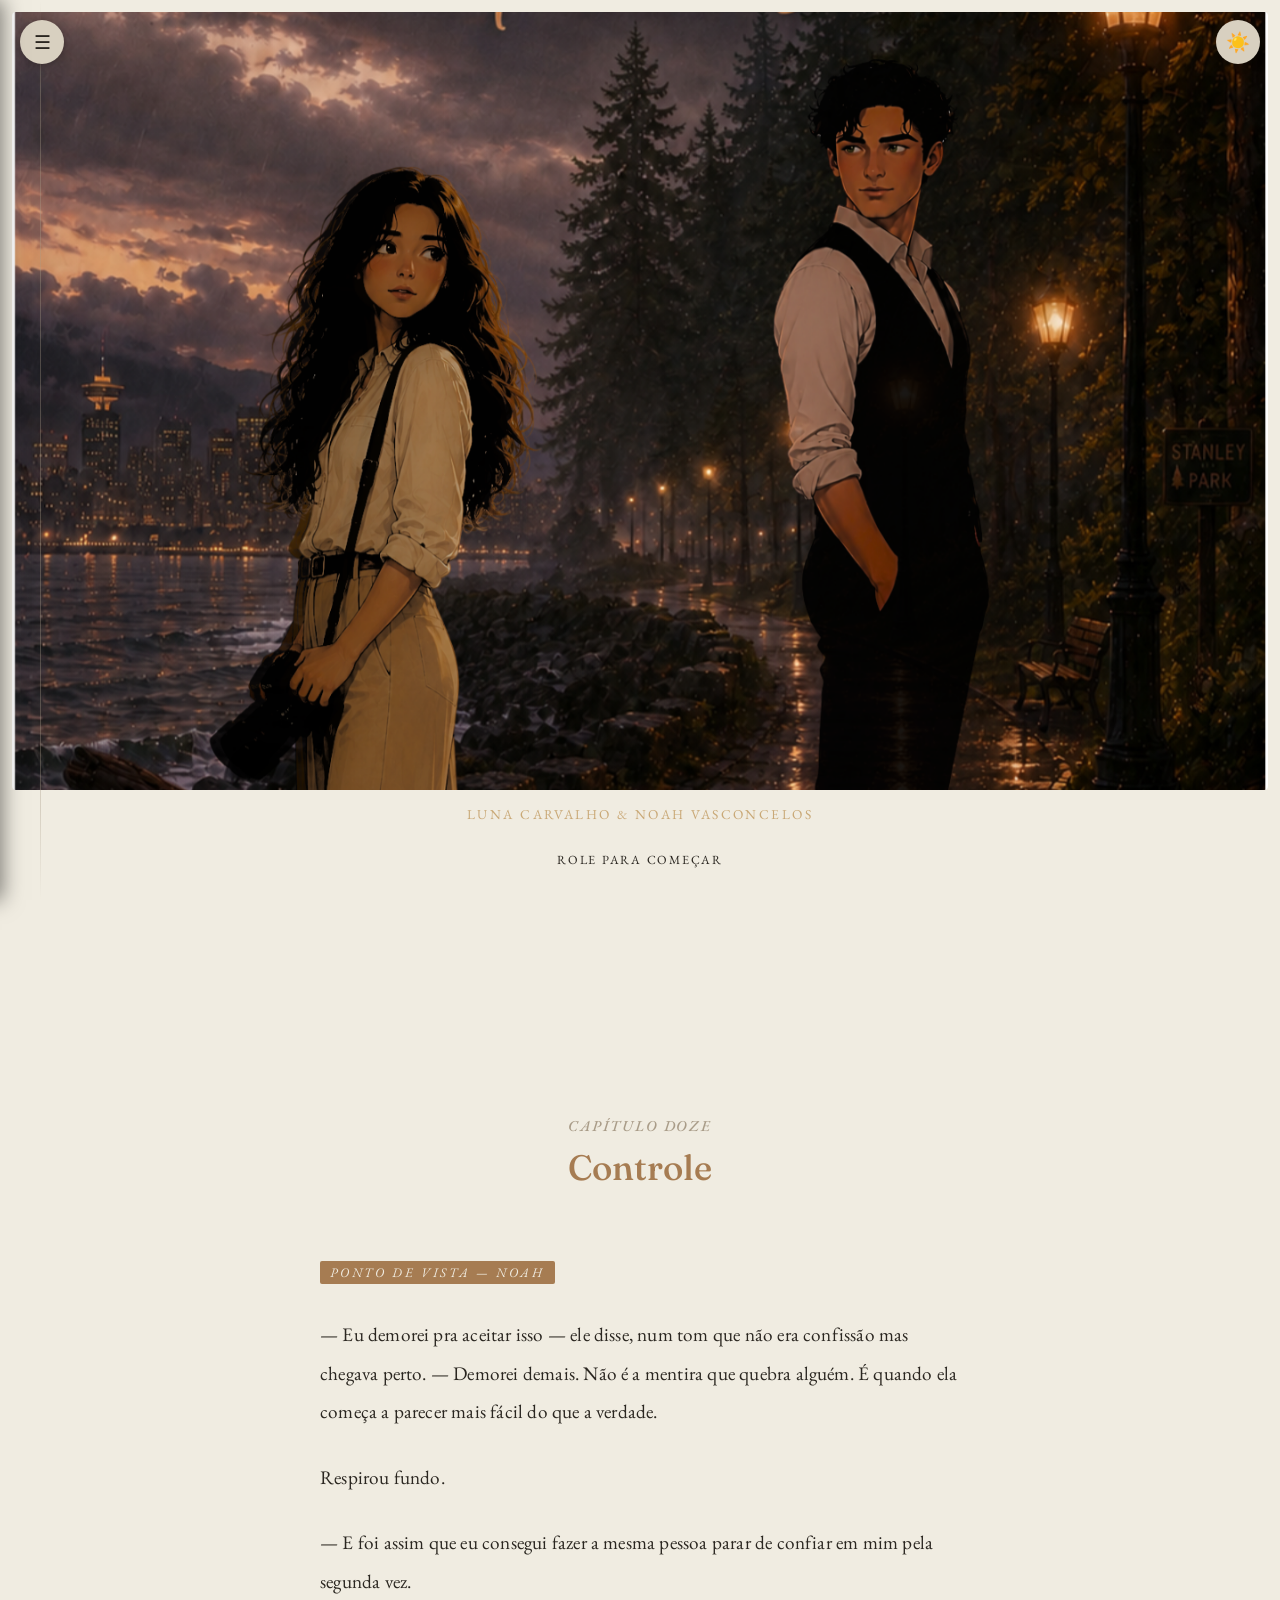
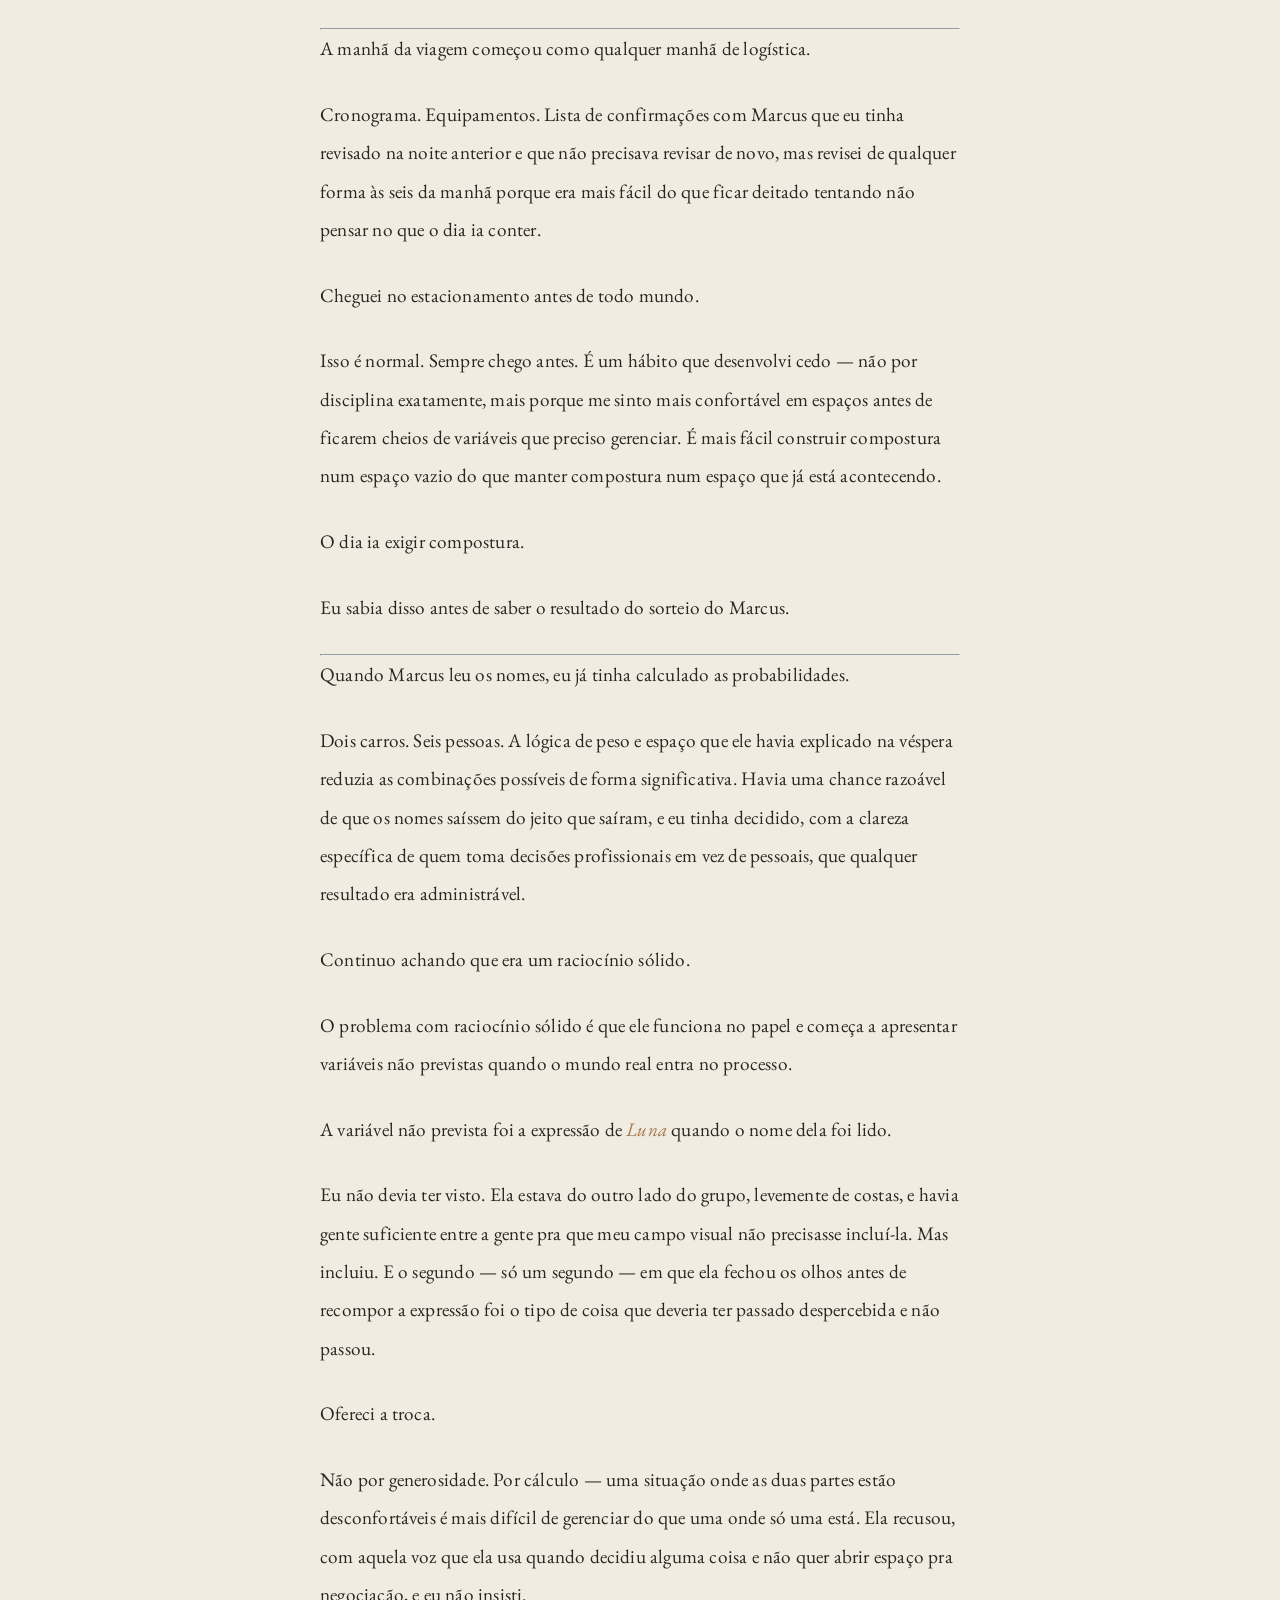
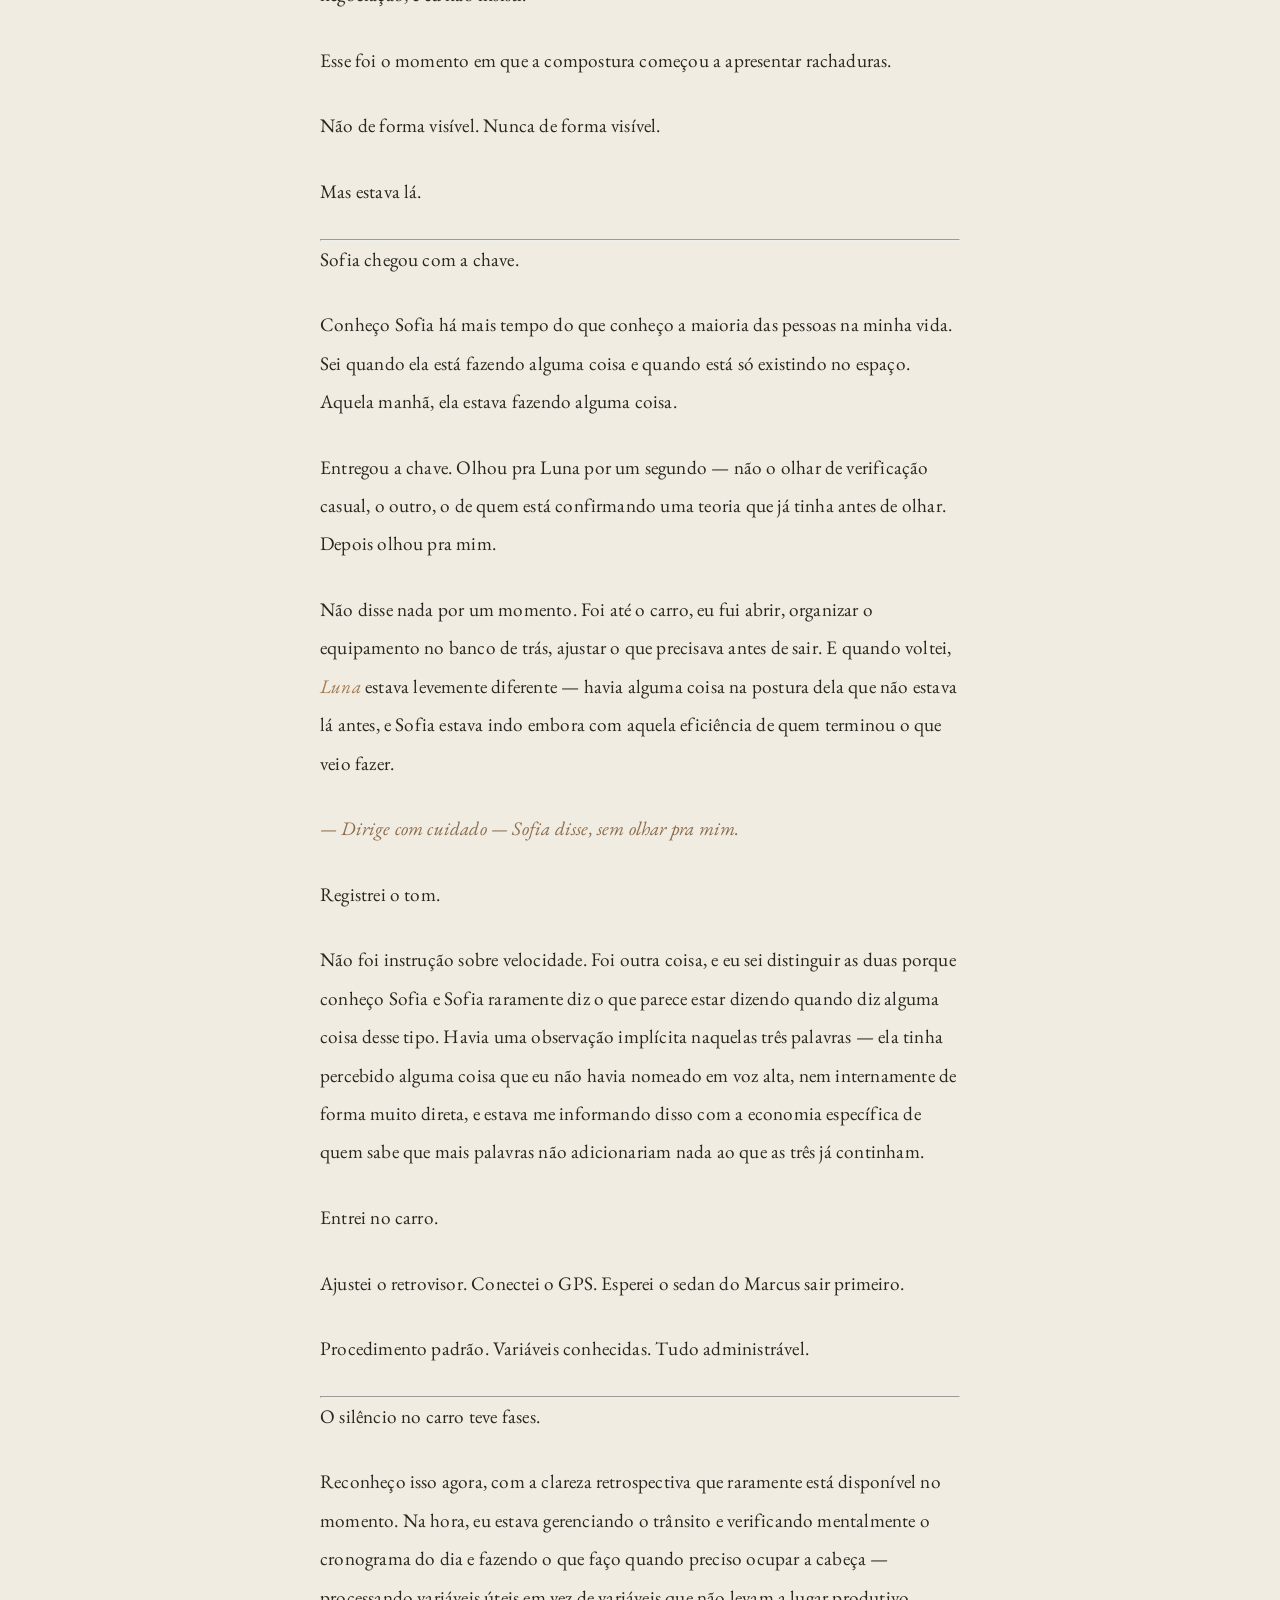
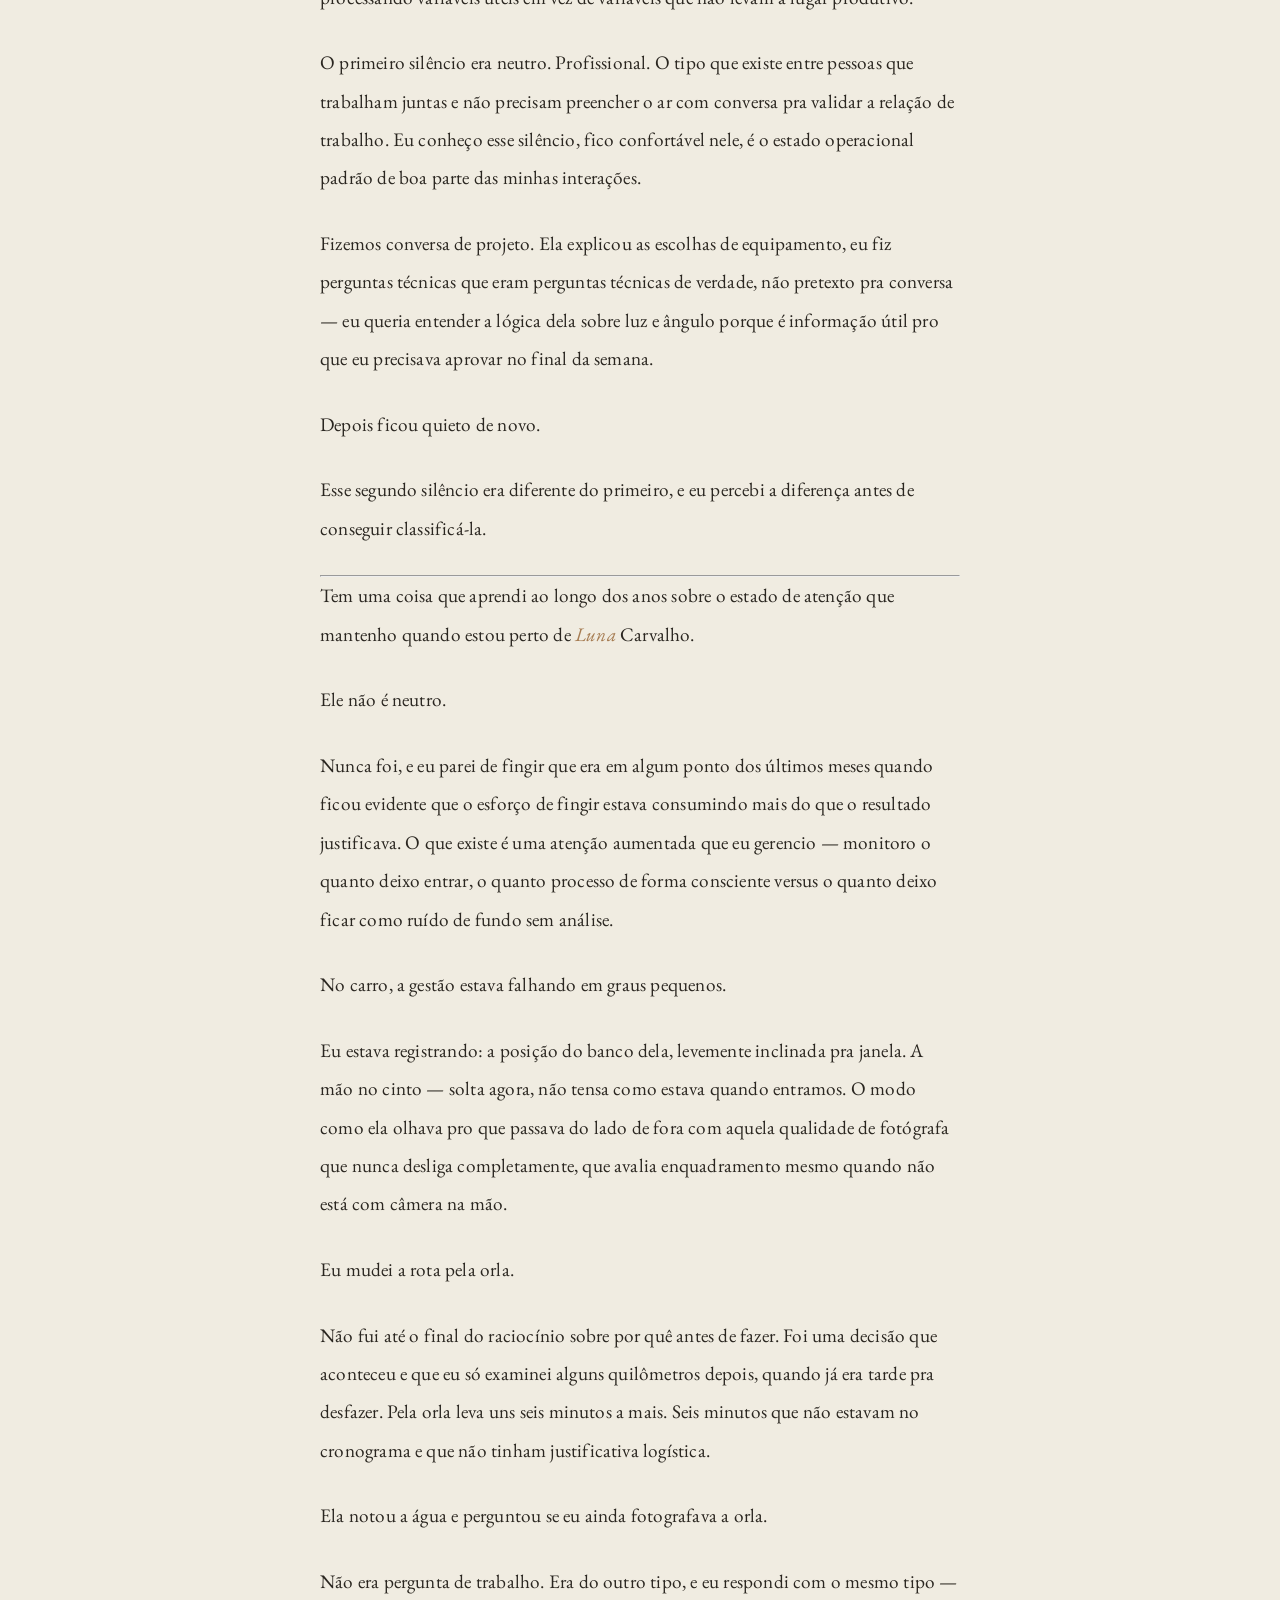
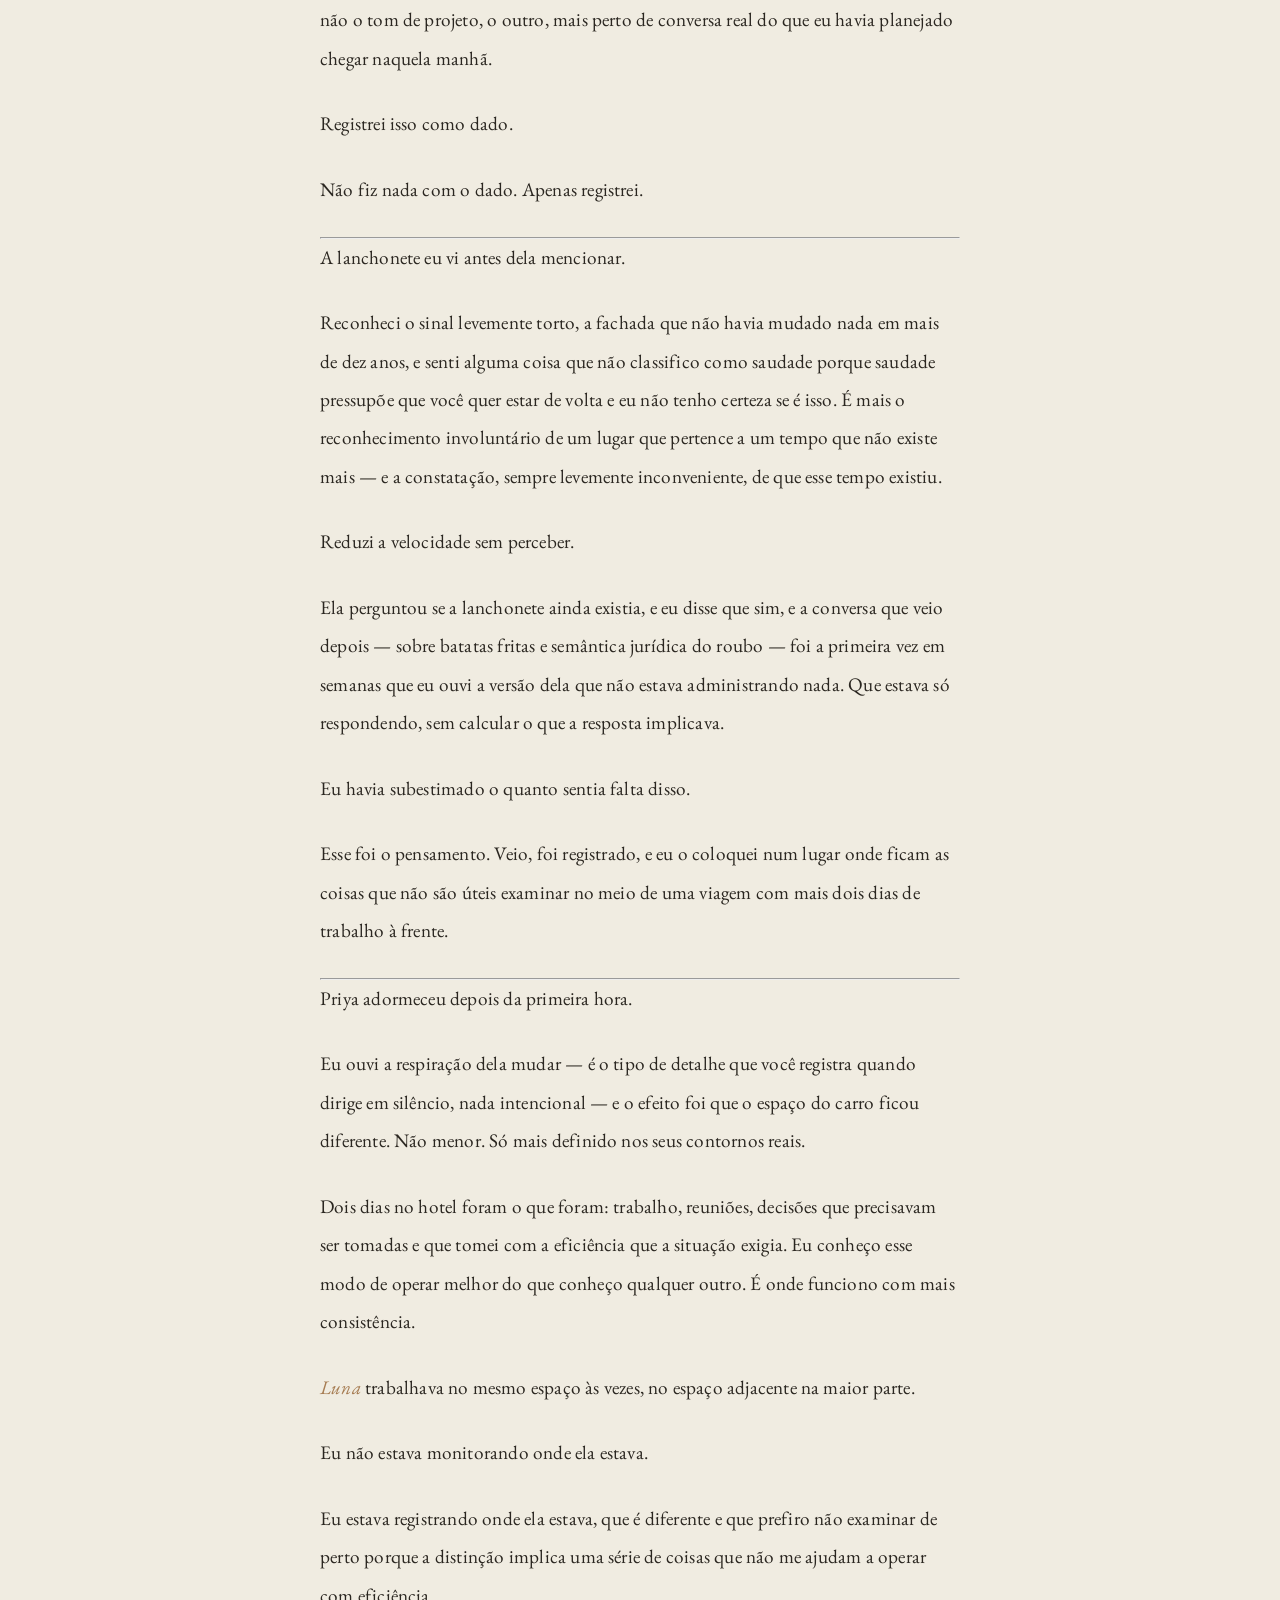
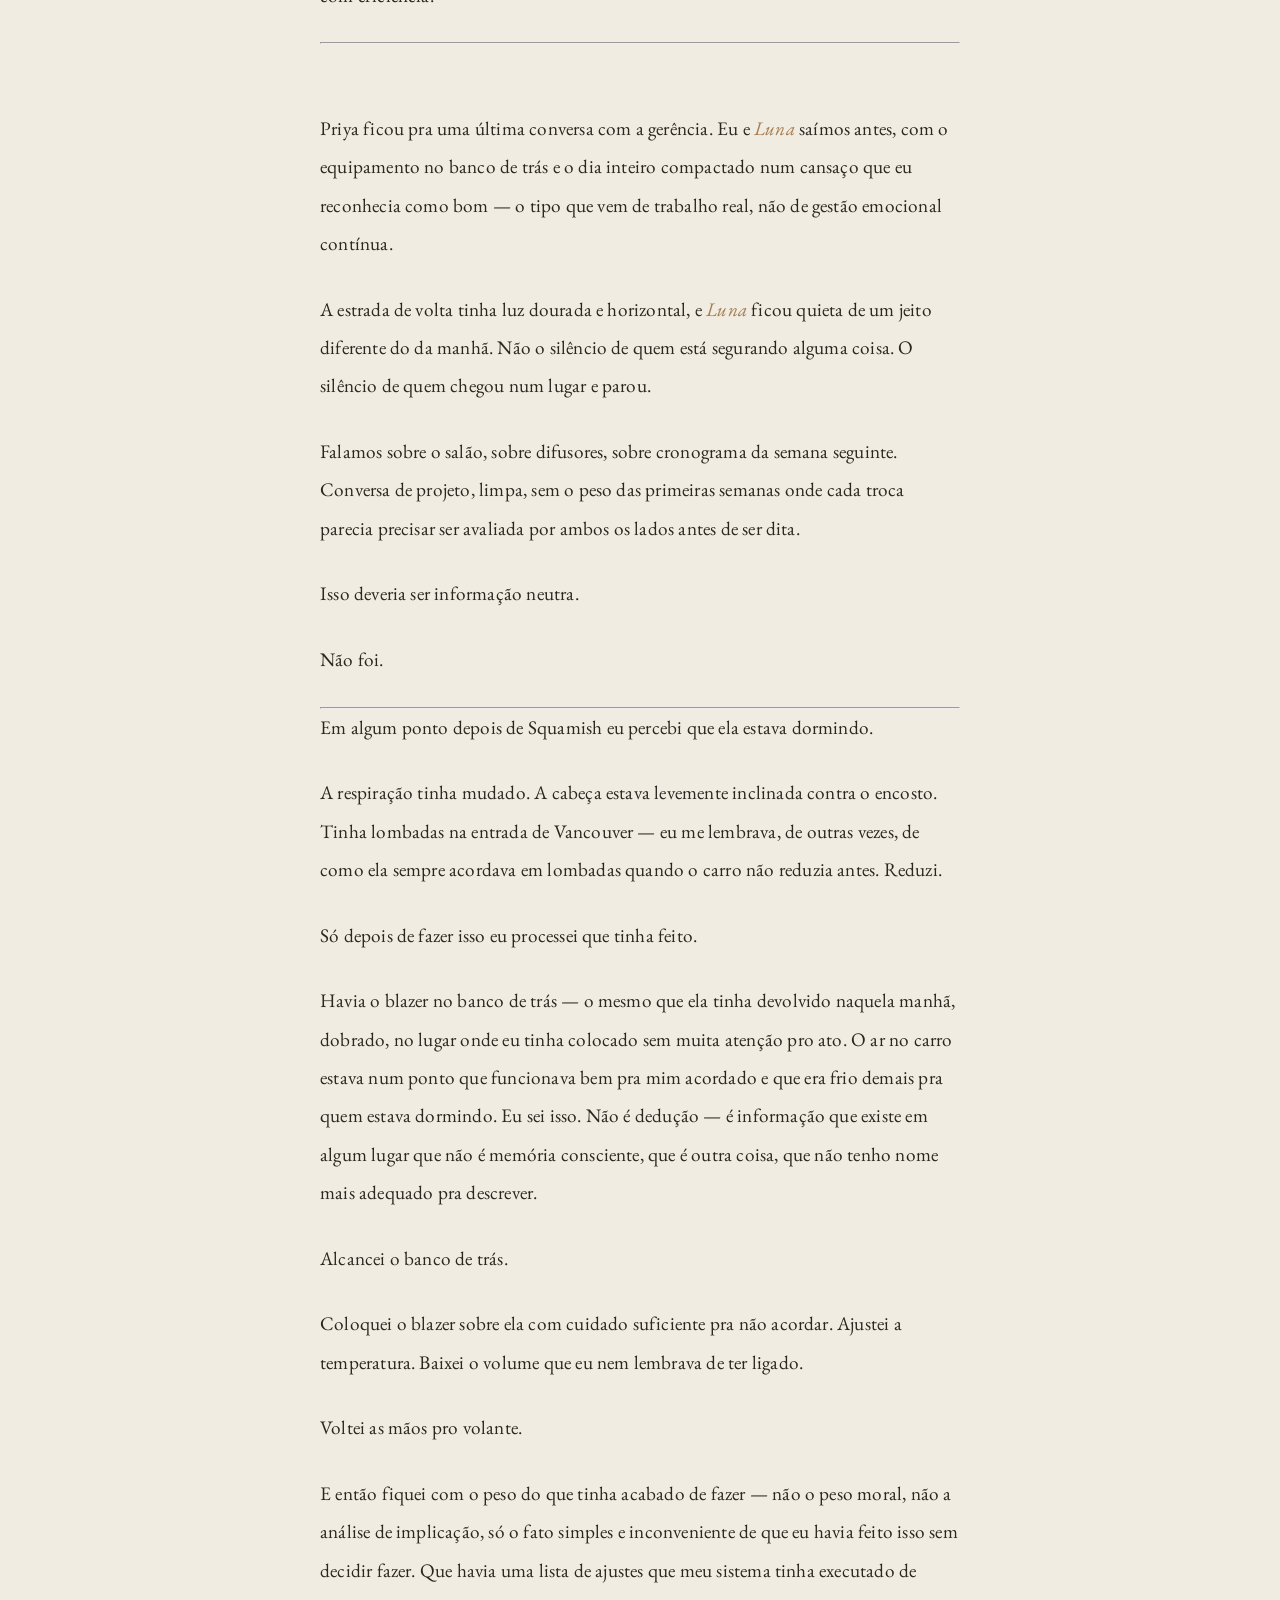
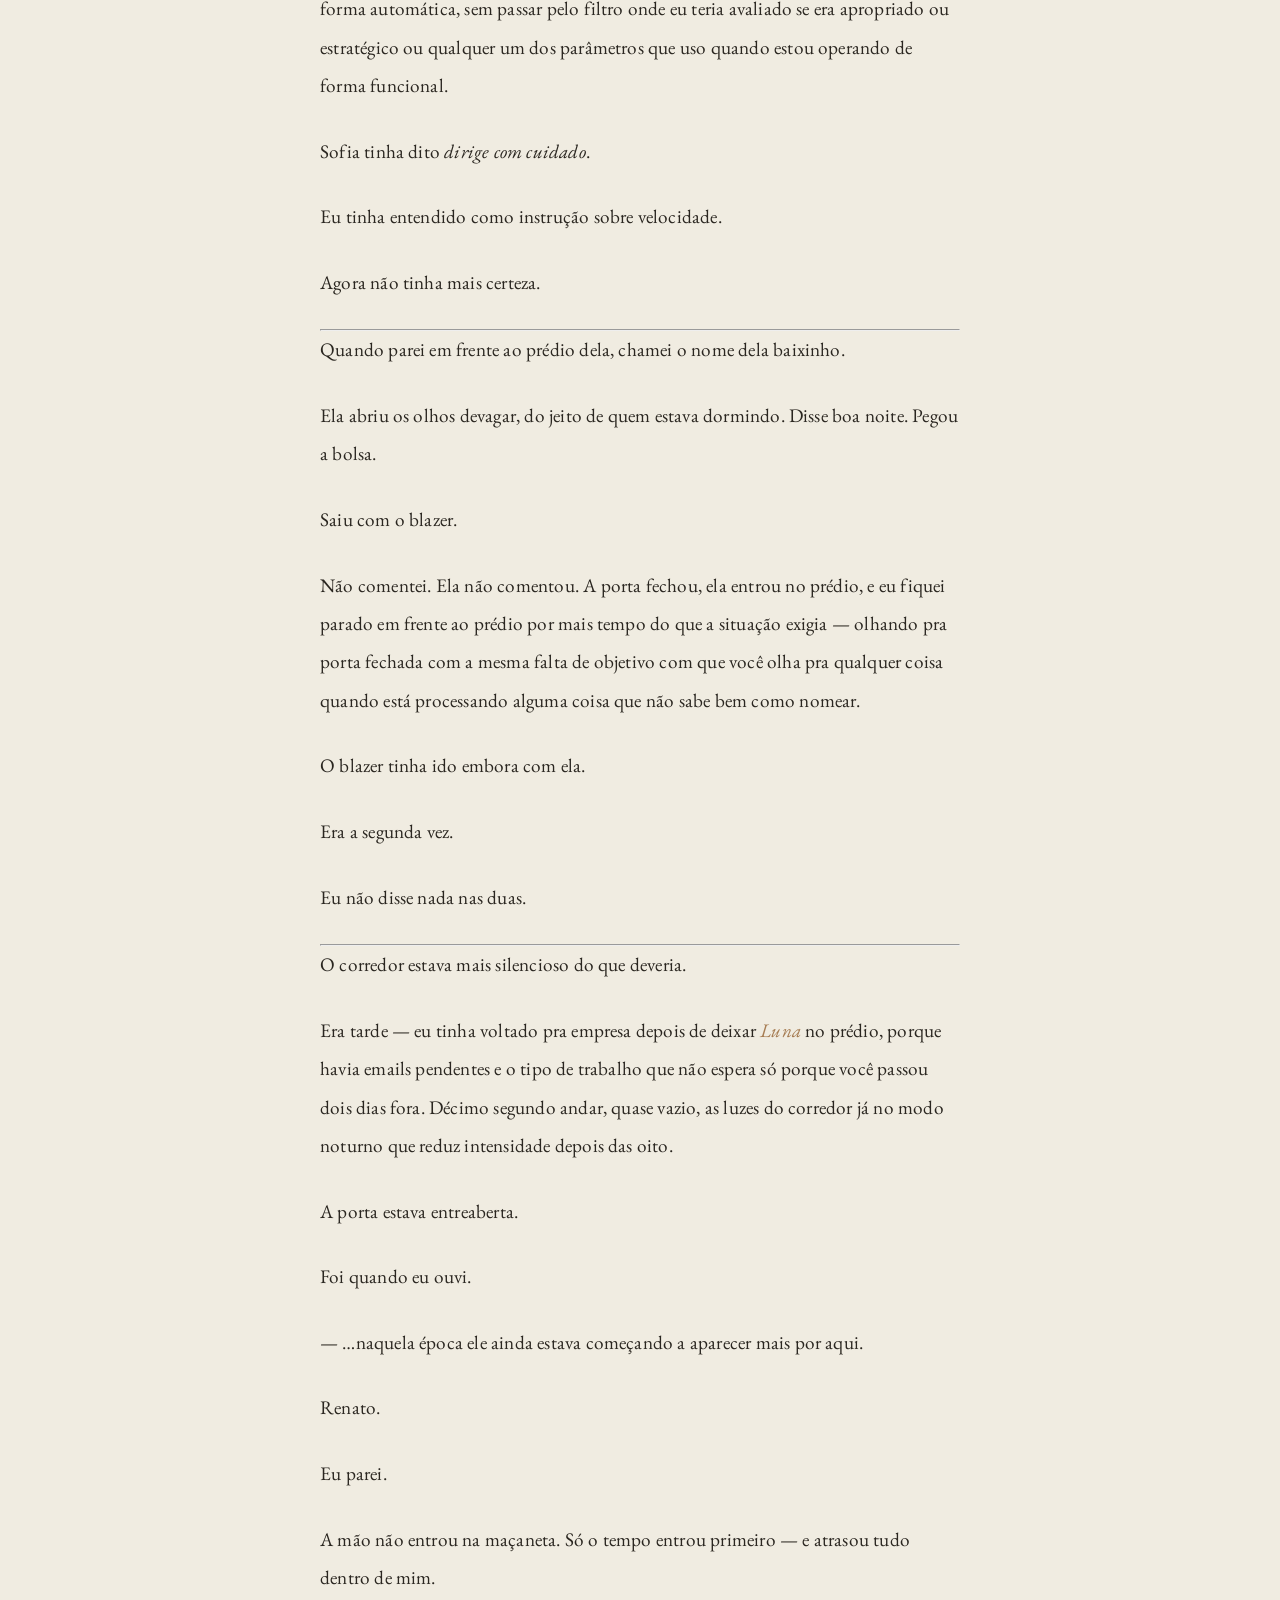
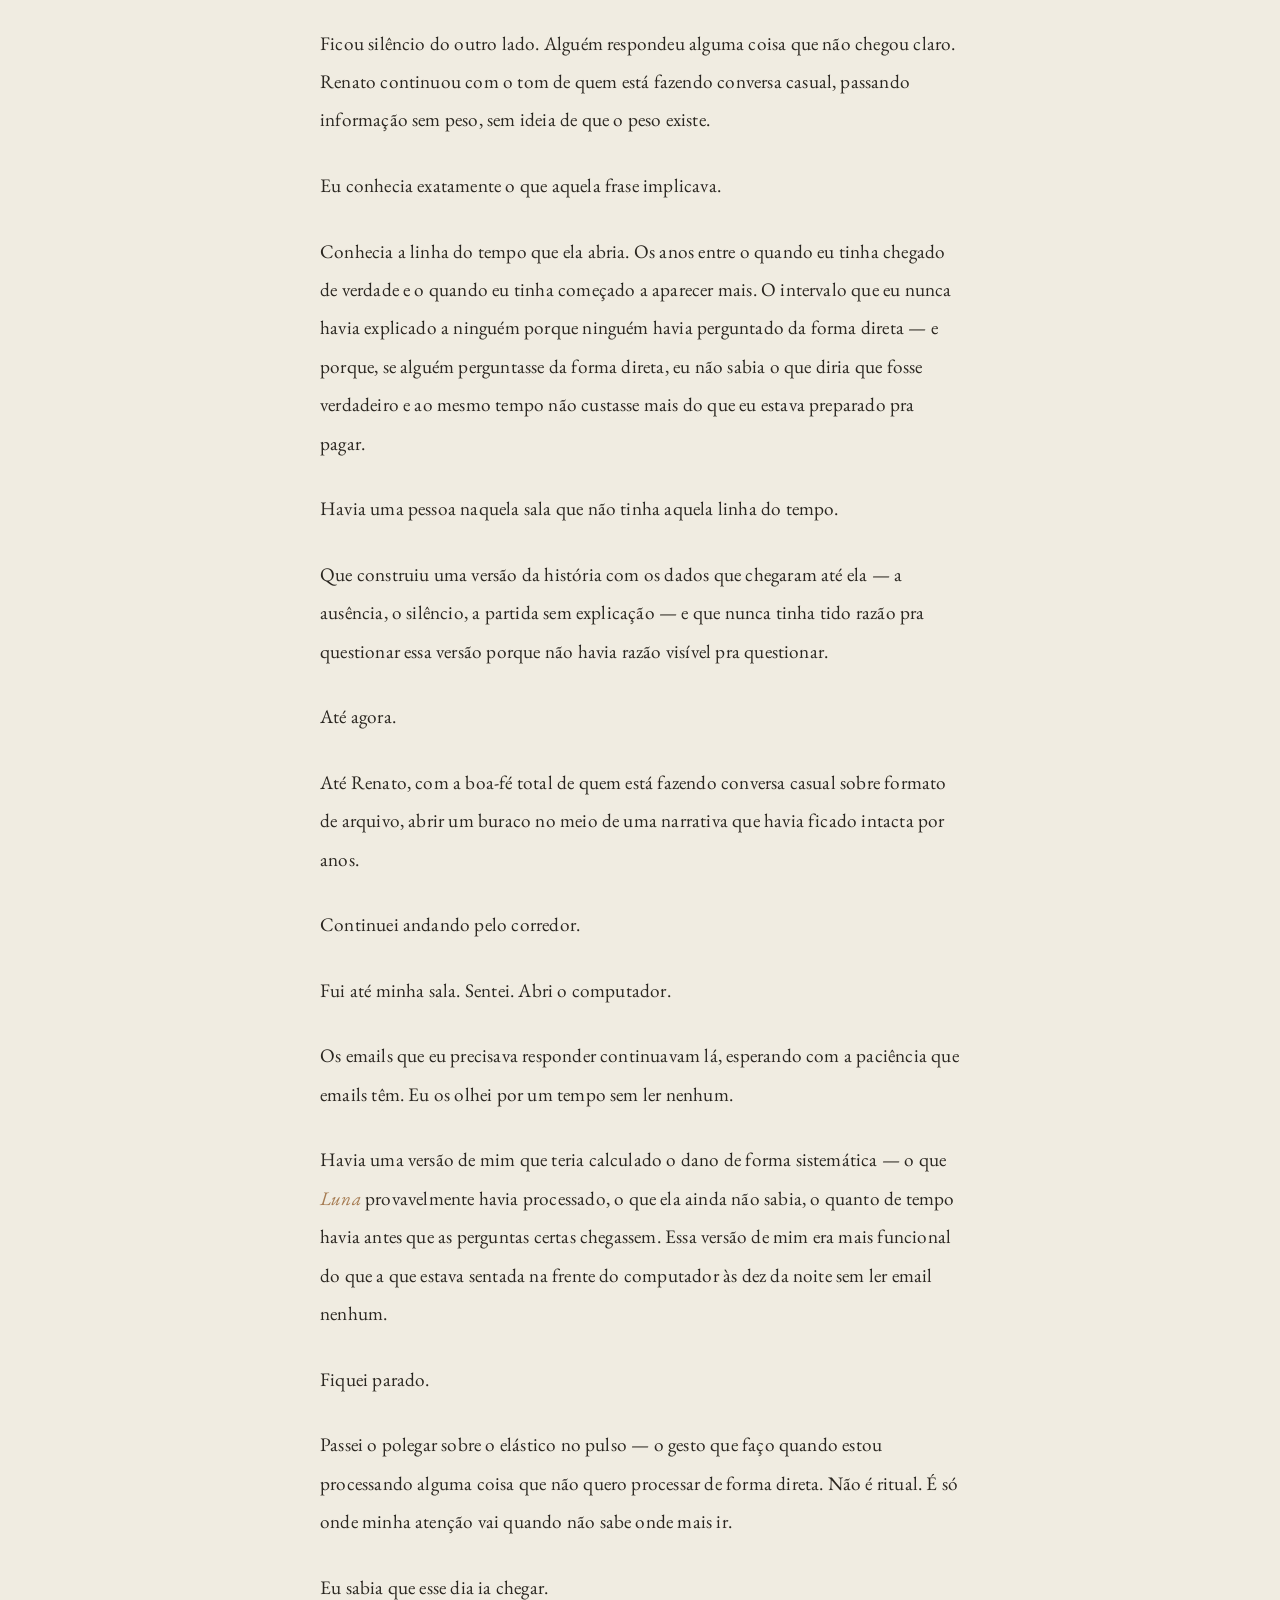
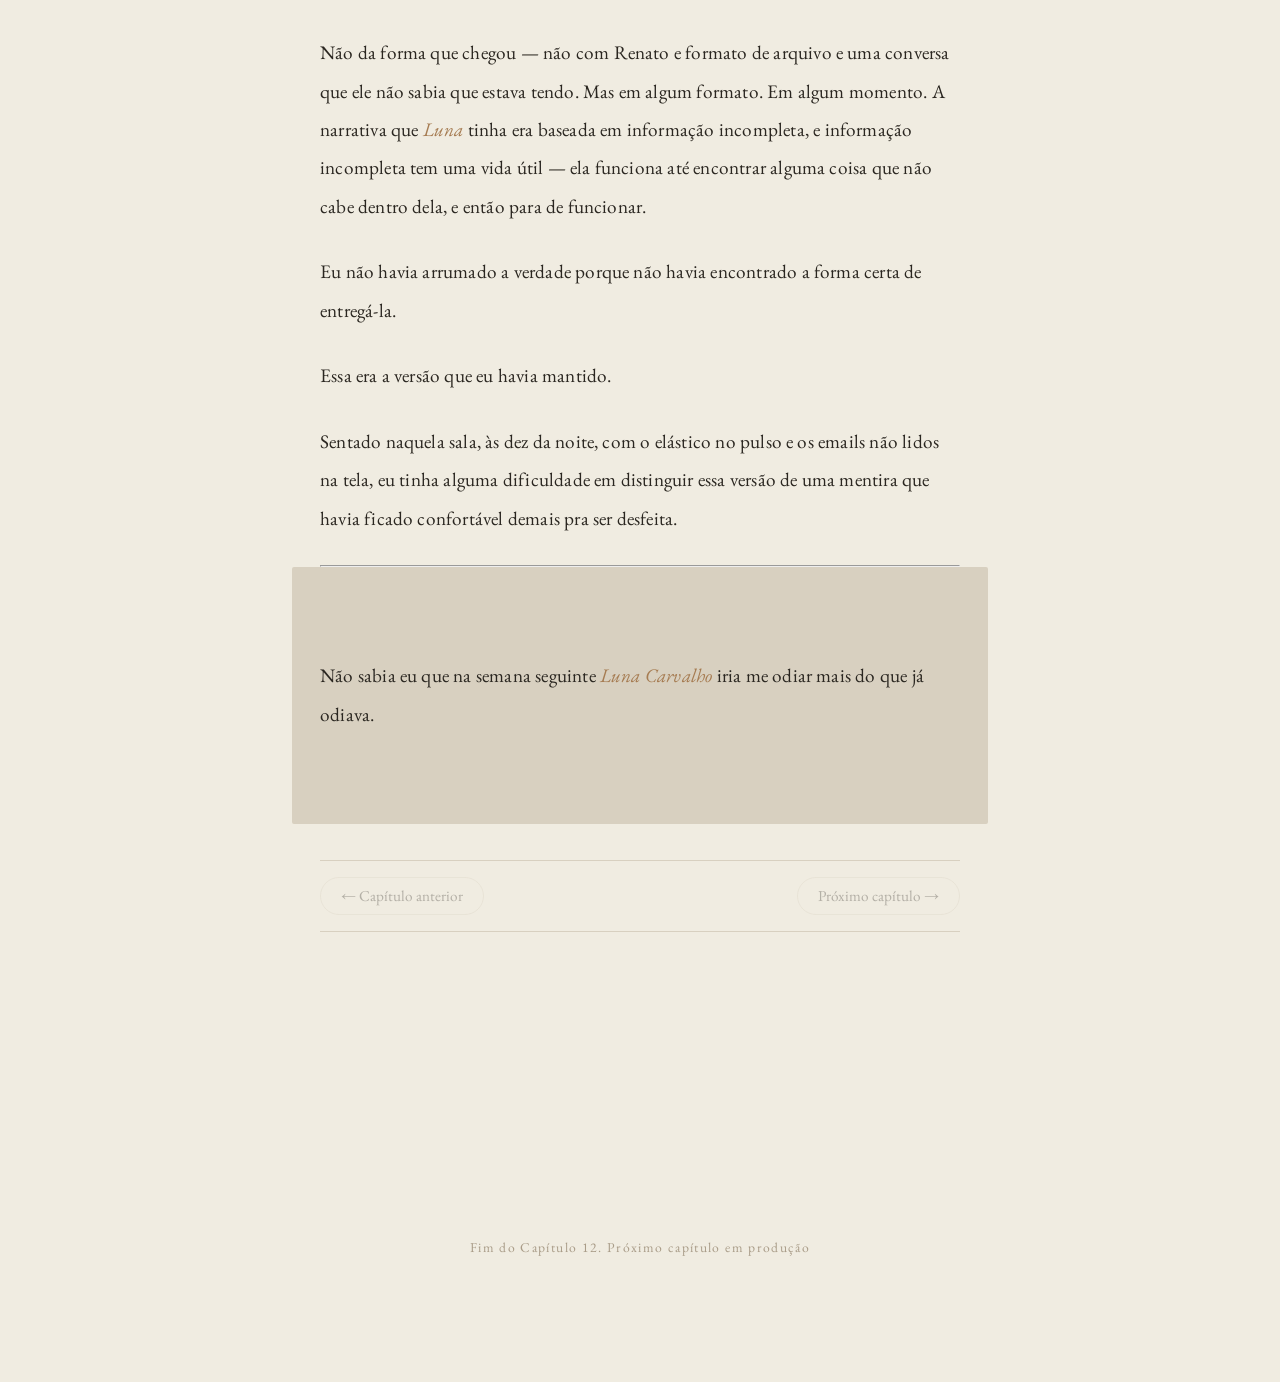
<file: Arco2.html>
<!DOCTYPE html>
<html lang="pt-BR">
<head>
<meta charset="UTF-8">
<meta name="viewport" content="width=device-width, initial-scale=1.0">
<meta name="volume" content="2">
<title>O Depois de Nós — Arco II</title>
<link rel="icon" href="data:image/svg+xml,<svg xmlns='http://www.w3.org/2000/svg' viewBox='0 0 100 100'><text y='.9em' font-size='90'>🥀</text></svg>">
<link rel="preconnect" href="https://fonts.googleapis.com">
<link href="https://fonts.googleapis.com/css2?family=Fraunces:ital,opsz,wght@0,9..144,300;0,9..144,500;1,9..144,400&family=EB+Garamond:ital,wght@0,400;0,500;1,400&family=Caveat:wght@500;600&display=swap" rel="stylesheet">

<link rel="stylesheet" href="styles.css">
</head>
<body>

<!-- ══ SPLASH SCREEN ══ -->
<div id="splash">
  <div class="splash-inner">
    <p class="splash-sub">uma história de</p>
    <h1 class="splash-title">O Depois<br><em>de Nós</em></h1>
    <div class="splash-line"></div>
    <p class="splash-names">Luna Carvalho &amp; Noah Vasconcelos</p>
  </div>
</div>

<div class="thread" id="thread"></div>

<!-- ══ CAPA DO ARCO II ══ -->
<section class="cover-section">
  <div class="book-cover">
    <img src="capa.webp" alt="Capa — O Depois de Nós Arco II">
  </div>
  <div class="cover-tagline">
    <p>Luna Carvalho &amp; Noah Vasconcelos</p>
  </div>
  <span class="scroll-hint">role para começar</span>
</section>

<main id="book">

  <!-- ══ CAP 12 ══ -->
  <h2 class="chapter-title" data-reveal>
    <small>Capítulo Doze</small>
    Controle
  </h2>

  <div class="pov-badge" data-reveal>ponto de vista — Noah</div>

  <p data-reveal>— Eu demorei pra aceitar isso — ele disse, num tom que não era confissão mas chegava perto. — Demorei demais. Não é a mentira que quebra alguém. É quando ela começa a parecer mais fácil do que a verdade.</p>
  <p data-reveal>Respirou fundo.</p>
  <p data-reveal>— E foi assim que eu consegui fazer a mesma pessoa parar de confiar em mim pela segunda vez.</p>

  <hr class="section-break" data-reveal>

  <p data-reveal>A manhã da viagem começou como qualquer manhã de logística.</p>
  <p data-reveal>Cronograma. Equipamentos. Lista de confirmações com Marcus que eu tinha revisado na noite anterior e que não precisava revisar de novo, mas revisei de qualquer forma às seis da manhã porque era mais fácil do que ficar deitado tentando não pensar no que o dia ia conter.</p>
  <p data-reveal>Cheguei no estacionamento antes de todo mundo.</p>
  <p data-reveal>Isso é normal. Sempre chego antes. É um hábito que desenvolvi cedo — não por disciplina exatamente, mais porque me sinto mais confortável em espaços antes de ficarem cheios de variáveis que preciso gerenciar. É mais fácil construir compostura num espaço vazio do que manter compostura num espaço que já está acontecendo.</p>
  <p data-reveal>O dia ia exigir compostura.</p>
  <p data-reveal>Eu sabia disso antes de saber o resultado do sorteio do Marcus.</p>

  <hr class="section-break" data-reveal>

  <p data-reveal>Quando Marcus leu os nomes, eu já tinha calculado as probabilidades.</p>
  <p data-reveal>Dois carros. Seis pessoas. A lógica de peso e espaço que ele havia explicado na véspera reduzia as combinações possíveis de forma significativa. Havia uma chance razoável de que os nomes saíssem do jeito que saíram, e eu tinha decidido, com a clareza específica de quem toma decisões profissionais em vez de pessoais, que qualquer resultado era administrável.</p>
  <p data-reveal>Continuo achando que era um raciocínio sólido.</p>
  <p data-reveal>O problema com raciocínio sólido é que ele funciona no papel e começa a apresentar variáveis não previstas quando o mundo real entra no processo.</p>
  <p data-reveal>A variável não prevista foi a expressão de <span class="ember">Luna</span> quando o nome dela foi lido.</p>
  <p data-reveal>Eu não devia ter visto. Ela estava do outro lado do grupo, levemente de costas, e havia gente suficiente entre a gente pra que meu campo visual não precisasse incluí-la. Mas incluiu. E o segundo — só um segundo — em que ela fechou os olhos antes de recompor a expressão foi o tipo de coisa que deveria ter passado despercebida e não passou.</p>
  <p data-reveal>Ofereci a troca.</p>
  <p data-reveal>Não por generosidade. Por cálculo — uma situação onde as duas partes estão desconfortáveis é mais difícil de gerenciar do que uma onde só uma está. Ela recusou, com aquela voz que ela usa quando decidiu alguma coisa e não quer abrir espaço pra negociação, e eu não insisti.</p>
  <p data-reveal>Esse foi o momento em que a compostura começou a apresentar rachaduras.</p>
  <p data-reveal>Não de forma visível. Nunca de forma visível.</p>
  <p data-reveal>Mas estava lá.</p>

  <hr class="section-break" data-reveal>

  <p data-reveal>Sofia chegou com a chave.</p>
  <p data-reveal>Conheço Sofia há mais tempo do que conheço a maioria das pessoas na minha vida. Sei quando ela está fazendo alguma coisa e quando está só existindo no espaço. Aquela manhã, ela estava fazendo alguma coisa.</p>
  <p data-reveal>Entregou a chave. Olhou pra Luna por um segundo — não o olhar de verificação casual, o outro, o de quem está confirmando uma teoria que já tinha antes de olhar. Depois olhou pra mim.</p>
  <p data-reveal>Não disse nada por um momento. Foi até o carro, eu fui abrir, organizar o equipamento no banco de trás, ajustar o que precisava antes de sair. E quando voltei, <span class="ember">Luna</span> estava levemente diferente — havia alguma coisa na postura dela que não estava lá antes, e Sofia estava indo embora com aquela eficiência de quem terminou o que veio fazer.</p>
  <p class="dialogue" data-reveal>— Dirige com cuidado — Sofia disse, sem olhar pra mim.</p>
  <p data-reveal>Registrei o tom.</p>
  <p data-reveal>Não foi instrução sobre velocidade. Foi outra coisa, e eu sei distinguir as duas porque conheço Sofia e Sofia raramente diz o que parece estar dizendo quando diz alguma coisa desse tipo. Havia uma observação implícita naquelas três palavras — ela tinha percebido alguma coisa que eu não havia nomeado em voz alta, nem internamente de forma muito direta, e estava me informando disso com a economia específica de quem sabe que mais palavras não adicionariam nada ao que as três já continham.</p>
  <p data-reveal>Entrei no carro.</p>
  <p data-reveal>Ajustei o retrovisor. Conectei o GPS. Esperei o sedan do Marcus sair primeiro.</p>
  <p data-reveal>Procedimento padrão. Variáveis conhecidas. Tudo administrável.</p>

  <hr class="section-break" data-reveal>

  <p data-reveal>O silêncio no carro teve fases.</p>
  <p data-reveal>Reconheço isso agora, com a clareza retrospectiva que raramente está disponível no momento. Na hora, eu estava gerenciando o trânsito e verificando mentalmente o cronograma do dia e fazendo o que faço quando preciso ocupar a cabeça — processando variáveis úteis em vez de variáveis que não levam a lugar produtivo.</p>
  <p data-reveal>O primeiro silêncio era neutro. Profissional. O tipo que existe entre pessoas que trabalham juntas e não precisam preencher o ar com conversa pra validar a relação de trabalho. Eu conheço esse silêncio, fico confortável nele, é o estado operacional padrão de boa parte das minhas interações.</p>
  <p data-reveal>Fizemos conversa de projeto. Ela explicou as escolhas de equipamento, eu fiz perguntas técnicas que eram perguntas técnicas de verdade, não pretexto pra conversa — eu queria entender a lógica dela sobre luz e ângulo porque é informação útil pro que eu precisava aprovar no final da semana.</p>
  <p data-reveal>Depois ficou quieto de novo.</p>
  <p data-reveal>Esse segundo silêncio era diferente do primeiro, e eu percebi a diferença antes de conseguir classificá-la.</p>

  <hr class="section-break" data-reveal>

  <p data-reveal>Tem uma coisa que aprendi ao longo dos anos sobre o estado de atenção que mantenho quando estou perto de <span class="ember">Luna</span> Carvalho.</p>
  <p data-reveal>Ele não é neutro.</p>
  <p data-reveal>Nunca foi, e eu parei de fingir que era em algum ponto dos últimos meses quando ficou evidente que o esforço de fingir estava consumindo mais do que o resultado justificava. O que existe é uma atenção aumentada que eu gerencio — monitoro o quanto deixo entrar, o quanto processo de forma consciente versus o quanto deixo ficar como ruído de fundo sem análise.</p>
  <p data-reveal>No carro, a gestão estava falhando em graus pequenos.</p>
  <p data-reveal>Eu estava registrando: a posição do banco dela, levemente inclinada pra janela. A mão no cinto — solta agora, não tensa como estava quando entramos. O modo como ela olhava pro que passava do lado de fora com aquela qualidade de fotógrafa que nunca desliga completamente, que avalia enquadramento mesmo quando não está com câmera na mão.</p>
  <p data-reveal>Eu mudei a rota pela orla.</p>
  <p data-reveal>Não fui até o final do raciocínio sobre por quê antes de fazer. Foi uma decisão que aconteceu e que eu só examinei alguns quilômetros depois, quando já era tarde pra desfazer. Pela orla leva uns seis minutos a mais. Seis minutos que não estavam no cronograma e que não tinham justificativa logística.</p>
  <p data-reveal>Ela notou a água e perguntou se eu ainda fotografava a orla.</p>
  <p data-reveal>Não era pergunta de trabalho. Era do outro tipo, e eu respondi com o mesmo tipo — não o tom de projeto, o outro, mais perto de conversa real do que eu havia planejado chegar naquela manhã.</p>
  <p data-reveal>Registrei isso como dado.</p>
  <p data-reveal>Não fiz nada com o dado. Apenas registrei.</p>

  <hr class="section-break" data-reveal>

  <p data-reveal>A lanchonete eu vi antes dela mencionar.</p>
  <p data-reveal>Reconheci o sinal levemente torto, a fachada que não havia mudado nada em mais de dez anos, e senti alguma coisa que não classifico como saudade porque saudade pressupõe que você quer estar de volta e eu não tenho certeza se é isso. É mais o reconhecimento involuntário de um lugar que pertence a um tempo que não existe mais — e a constatação, sempre levemente inconveniente, de que esse tempo existiu.</p>
  <p data-reveal>Reduzi a velocidade sem perceber.</p>
  <p data-reveal>Ela perguntou se a lanchonete ainda existia, e eu disse que sim, e a conversa que veio depois — sobre batatas fritas e semântica jurídica do roubo — foi a primeira vez em semanas que eu ouvi a versão dela que não estava administrando nada. Que estava só respondendo, sem calcular o que a resposta implicava.</p>
  <p data-reveal>Eu havia subestimado o quanto sentia falta disso.</p>
  <p data-reveal>Esse foi o pensamento. Veio, foi registrado, e eu o coloquei num lugar onde ficam as coisas que não são úteis examinar no meio de uma viagem com mais dois dias de trabalho à frente.</p>

  <hr class="section-break" data-reveal>

  <p data-reveal>Priya adormeceu depois da primeira hora.</p>
  <p data-reveal>Eu ouvi a respiração dela mudar — é o tipo de detalhe que você registra quando dirige em silêncio, nada intencional — e o efeito foi que o espaço do carro ficou diferente. Não menor. Só mais definido nos seus contornos reais.</p>
  <p data-reveal>Dois dias no hotel foram o que foram: trabalho, reuniões, decisões que precisavam ser tomadas e que tomei com a eficiência que a situação exigia. Eu conheço esse modo de operar melhor do que conheço qualquer outro. É onde funciono com mais consistência.</p>
  <p data-reveal><span class="ember">Luna</span> trabalhava no mesmo espaço às vezes, no espaço adjacente na maior parte.</p>
  <p data-reveal>Eu não estava monitorando onde ela estava.</p>
  <p data-reveal>Eu estava registrando onde ela estava, que é diferente e que prefiro não examinar de perto porque a distinção implica uma série de coisas que não me ajudam a operar com eficiência.</p>

  <hr class="section-break" data-reveal>

  <p data-reveal>A viagem de volta começou às cinco.</p>
  <p data-reveal>Priya ficou pra uma última conversa com a gerência. Eu e <span class="ember">Luna</span> saímos antes, com o equipamento no banco de trás e o dia inteiro compactado num cansaço que eu reconhecia como bom — o tipo que vem de trabalho real, não de gestão emocional contínua.</p>
  <p data-reveal>A estrada de volta tinha luz dourada e horizontal, e <span class="ember">Luna</span> ficou quieta de um jeito diferente do da manhã. Não o silêncio de quem está segurando alguma coisa. O silêncio de quem chegou num lugar e parou.</p>
  <p data-reveal>Falamos sobre o salão, sobre difusores, sobre cronograma da semana seguinte. Conversa de projeto, limpa, sem o peso das primeiras semanas onde cada troca parecia precisar ser avaliada por ambos os lados antes de ser dita.</p>
  <p data-reveal>Isso deveria ser informação neutra.</p>
  <p data-reveal>Não foi.</p>

  <hr class="section-break" data-reveal>

  <p data-reveal>Em algum ponto depois de Squamish eu percebi que ela estava dormindo.</p>
  <p data-reveal>A respiração tinha mudado. A cabeça estava levemente inclinada contra o encosto. Tinha lombadas na entrada de Vancouver — eu me lembrava, de outras vezes, de como ela sempre acordava em lombadas quando o carro não reduzia antes. Reduzi.</p>
  <p data-reveal>Só depois de fazer isso eu processei que tinha feito.</p>
  <p data-reveal>Havia o blazer no banco de trás — o mesmo que ela tinha devolvido naquela manhã, dobrado, no lugar onde eu tinha colocado sem muita atenção pro ato. O ar no carro estava num ponto que funcionava bem pra mim acordado e que era frio demais pra quem estava dormindo. Eu sei isso. Não é dedução — é informação que existe em algum lugar que não é memória consciente, que é outra coisa, que não tenho nome mais adequado pra descrever.</p>
  <p data-reveal>Alcancei o banco de trás.</p>
  <p data-reveal>Coloquei o blazer sobre ela com cuidado suficiente pra não acordar. Ajustei a temperatura. Baixei o volume que eu nem lembrava de ter ligado.</p>
  <p data-reveal>Voltei as mãos pro volante.</p>
  <p data-reveal>E então fiquei com o peso do que tinha acabado de fazer — não o peso moral, não a análise de implicação, só o fato simples e inconveniente de que eu havia feito isso sem decidir fazer. Que havia uma lista de ajustes que meu sistema tinha executado de forma automática, sem passar pelo filtro onde eu teria avaliado se era apropriado ou estratégico ou qualquer um dos parâmetros que uso quando estou operando de forma funcional.</p>
  <p data-reveal>Sofia tinha dito <em>dirige com cuidado</em>.</p>
  <p data-reveal>Eu tinha entendido como instrução sobre velocidade.</p>
  <p data-reveal>Agora não tinha mais certeza.</p>

  <hr class="section-break" data-reveal>

  <p data-reveal>Quando parei em frente ao prédio dela, chamei o nome dela baixinho.</p>
  <p data-reveal>Ela abriu os olhos devagar, do jeito de quem estava dormindo. Disse boa noite. Pegou a bolsa.</p>
  <p data-reveal>Saiu com o blazer.</p>
  <p data-reveal>Não comentei. Ela não comentou. A porta fechou, ela entrou no prédio, e eu fiquei parado em frente ao prédio por mais tempo do que a situação exigia — olhando pra porta fechada com a mesma falta de objetivo com que você olha pra qualquer coisa quando está processando alguma coisa que não sabe bem como nomear.</p>
  <p data-reveal>O blazer tinha ido embora com ela.</p>
  <p data-reveal>Era a segunda vez.</p>
  <p data-reveal>Eu não disse nada nas duas.</p>

  <hr class="section-break" data-reveal>

  <p data-reveal>O corredor estava mais silencioso do que deveria.</p>
  <p data-reveal>Era tarde — eu tinha voltado pra empresa depois de deixar <span class="ember">Luna</span> no prédio, porque havia emails pendentes e o tipo de trabalho que não espera só porque você passou dois dias fora. Décimo segundo andar, quase vazio, as luzes do corredor já no modo noturno que reduz intensidade depois das oito.</p>
  <p data-reveal>A porta estava entreaberta.</p>
  <p data-reveal>Foi quando eu ouvi.</p>
  <p data-reveal>— …naquela época ele ainda estava começando a aparecer mais por aqui.</p>
  <p data-reveal>Renato.</p>
  <p data-reveal>Eu parei.</p>
  <p data-reveal>A mão não entrou na maçaneta. Só o tempo entrou primeiro — e atrasou tudo dentro de mim.</p>
  <p data-reveal>Ficou silêncio do outro lado. Alguém respondeu alguma coisa que não chegou claro. Renato continuou com o tom de quem está fazendo conversa casual, passando informação sem peso, sem ideia de que o peso existe.</p>
  <p data-reveal>Eu conhecia exatamente o que aquela frase implicava.</p>
  <p data-reveal>Conhecia a linha do tempo que ela abria. Os anos entre o quando eu tinha chegado de verdade e o quando eu tinha começado a aparecer mais. O intervalo que eu nunca havia explicado a ninguém porque ninguém havia perguntado da forma direta — e porque, se alguém perguntasse da forma direta, eu não sabia o que diria que fosse verdadeiro e ao mesmo tempo não custasse mais do que eu estava preparado pra pagar.</p>
  <p data-reveal>Havia uma pessoa naquela sala que não tinha aquela linha do tempo.</p>
  <p data-reveal>Que construiu uma versão da história com os dados que chegaram até ela — a ausência, o silêncio, a partida sem explicação — e que nunca tinha tido razão pra questionar essa versão porque não havia razão visível pra questionar.</p>
  <p data-reveal>Até agora.</p>
  <p data-reveal>Até Renato, com a boa-fé total de quem está fazendo conversa casual sobre formato de arquivo, abrir um buraco no meio de uma narrativa que havia ficado intacta por anos.</p>
  <p data-reveal>Continuei andando pelo corredor.</p>
  <p data-reveal>Fui até minha sala. Sentei. Abri o computador.</p>
  <p data-reveal>Os emails que eu precisava responder continuavam lá, esperando com a paciência que emails têm. Eu os olhei por um tempo sem ler nenhum.</p>
  <p data-reveal>Havia uma versão de mim que teria calculado o dano de forma sistemática — o que <span class="ember">Luna</span> provavelmente havia processado, o que ela ainda não sabia, o quanto de tempo havia antes que as perguntas certas chegassem. Essa versão de mim era mais funcional do que a que estava sentada na frente do computador às dez da noite sem ler email nenhum.</p>
  <p data-reveal>Fiquei parado.</p>
  <p data-reveal>Passei o polegar sobre o elástico no pulso — o gesto que faço quando estou processando alguma coisa que não quero processar de forma direta. Não é ritual. É só onde minha atenção vai quando não sabe onde mais ir.</p>
  <p data-reveal>Eu sabia que esse dia ia chegar.</p>
  <p data-reveal>Não da forma que chegou — não com Renato e formato de arquivo e uma conversa que ele não sabia que estava tendo. Mas em algum formato. Em algum momento. A narrativa que <span class="ember">Luna</span> tinha era baseada em informação incompleta, e informação incompleta tem uma vida útil — ela funciona até encontrar alguma coisa que não cabe dentro dela, e então para de funcionar.</p>
  <p data-reveal>Eu não havia arrumado a verdade porque não havia encontrado a forma certa de entregá-la.</p>
  <p data-reveal>Essa era a versão que eu havia mantido.</p>
  <p data-reveal>Sentado naquela sala, às dez da noite, com o elástico no pulso e os emails não lidos na tela, eu tinha alguma dificuldade em distinguir essa versão de uma mentira que havia ficado confortável demais pra ser desfeita.</p>

  <hr class="section-break" data-reveal>

  <div class="rupture">
    <p data-reveal>Não sabia eu que na semana seguinte <span class="ember">Luna Carvalho</span> iria me odiar mais do que já odiava.</p>
  </div>

</main>

<footer>Fim do Capítulo 12. Próximo capítulo em produção</footer>

<!-- Tema -->
<button id="theme-toggle" aria-label="Alternar tema" title="Alternar tema claro/escuro">🌙</button>

<!-- Menu de capítulos -->
<button id="chapters-toggle" aria-label="Menu de capítulos" title="Capítulos">☰</button>
<nav id="chapters-menu" role="navigation" aria-label="Índice">
  <div class="menu-header">
    <span>Capítulos</span>
    <button id="chapters-close" aria-label="Fechar menu">&times;</button>
  </div>
  <ul id="chapters-list"></ul>
</nav>

<!-- Modal de continuar leitura -->
<div id="continue-modal" role="dialog" aria-modal="true" aria-label="Continuar leitura">
  <div class="modal-overlay"></div>
  <div class="modal-box">
    <p>Deseja continuar de onde parou?</p>
    <div class="modal-actions">
      <button id="continue-yes">Continuar</button>
      <button id="continue-no">Começar do início</button>
    </div>
  </div>
</div>

<script src="script.js"></script>
</body>
    </html>
</file>
<file: styles.css>
:root{
    --night:#262b3b;
    --dusk:#454d63;
    --lantern:#d9b87c;
    --warmth:#c9a876;
    --paper:#ece5d8;
    --ink:#2a2620;
    --thread: #7c8194;
  }

  *{box-sizing:border-box; margin:0; padding:0;}
  html{scroll-behavior:smooth;}

  body{
    background:var(--night);
    color:var(--paper);
    font-family:'EB Garamond', serif;
    overflow-x:hidden;
    transition: background 1.8s ease;
  }

  .thread{
    position:fixed;
    left: clamp(14px, 4vw, 40px);
    top:0; bottom:0;
    width:1px;
    background: linear-gradient(to bottom, transparent, var(--thread) 10%, var(--thread) 90%, transparent);
    opacity:.35;
    z-index:5;
    transition: background 1.2s ease, opacity 1.2s ease;
  }
  .thread.warm{
    background: linear-gradient(to bottom, transparent, var(--lantern) 10%, var(--lantern) 90%, transparent);
    opacity:.6;
  }

/* ── CAPA ── */
.cover-section{
    height:100vh;
    padding:12px;
    padding-bottom:110px; /* reserva espaço para os textos */
    position:relative;
    display:flex;
    align-items:center;
    justify-content:center;
}

.book-cover{
    width:100%;
    height:100%;
    display:flex;
    align-items:center;
    justify-content:center;
}

.book-cover img{
    width:100%;
    height:100%;
    object-fit:cover;
    display:block;
    border-radius:4px;
}

.cover-tagline{
    position:absolute;
    left:0;
    right:0;
    bottom:72px;
    text-align:center;
    z-index:2;
}

.cover-tagline p{
    opacity:1 !important;
    transform:none !important;
    color:#c9a876;
    font-size:.85rem;
    letter-spacing:.18em;
    text-transform:uppercase;
    margin-bottom:0;
}

.scroll-hint{
    position:absolute;
    left:0;
    right:0;
    bottom:32px;
    text-align:center;
    font-size:.78rem;
    letter-spacing:.14em;
    text-transform:uppercase;
    color:var(--paper);
    opacity:.4;
    z-index:2;
    animation:floaty 2.4s ease-in-out infinite;
}

@keyframes floaty{
    0%,100%{
        transform:translateY(0);
        opacity:.4;
    }
    50%{
        transform:translateY(8px);
        opacity:.75;
    }
}

  main{
    max-width:640px;
    margin:0 auto;
    padding: 8vh 28px 20vh;
    position:relative;
  }

  .chapter-title{
    font-family:'Fraunces', serif;
    font-weight:500;
    font-size: clamp(1.6rem, 5vw, 2.2rem);
    color:var(--lantern);
    text-align:center;
    margin: 14vh 0 8vh;
    opacity:0;
    transform:translateY(16px);
    transition: opacity 1.4s ease, transform 1.4s ease;
  }
  .chapter-title.visible{ opacity:1; transform:translateY(0); }
  .chapter-title small{
    display:block;
    font-family:'EB Garamond', serif;
    font-style:italic;
    font-size:.95rem;
    letter-spacing:.12em;
    text-transform:uppercase;
    color:var(--thread);
    margin-bottom:.6rem;
  }

  p{
    display: block;
    font-size:1.18rem;
    line-height:1.95;
    color:var(--paper);
    margin-bottom:1.7rem;
    opacity:0;
    transform:translateY(18px);
    transition: opacity 1s ease, transform 1s ease;
    letter-spacing:.01em;
  }
  p.visible{ opacity:1; transform:translateY(0); }
  p.dialogue{ color: var(--warmth); font-style:italic; }

  .ember{ color:var(--lantern); font-style:italic; }
  .whisper{
    font-family:'Caveat', cursive;
    font-size:1.45em;
    color:var(--warmth);
  }

  .rupture{
    background: var(--dusk);
    margin: 0 -28px;
    padding: 10vh 28px;
    border-radius: 2px;
  }
  .rupture p{
    color: var(--paper);
    display: block;
    margin-bottom: 1.7rem;
  }
  .rupture p:last-child{
    margin-bottom: 0;
  }

  /* ── POV badge ── */
  .pov-badge{
    display:inline-block;
    font-family:'EB Garamond', serif;
    font-style:italic;
    font-size:.82rem;
    letter-spacing:.2em;
    text-transform:uppercase;
    color:var(--night);
    background:var(--lantern);
    padding:.25em .8em;
    border-radius:2px;
    margin-bottom:2rem;
    opacity:0;
    transition: opacity 1s ease;
  }
  .pov-badge.visible{ opacity:1; }

  .chapter-divider{
    text-align:center;
    color:var(--dusk);
    font-size:1.2rem;
    letter-spacing:.4em;
    margin: 6vh 0 4vh;
    opacity:0;
    transition: opacity 1s ease;
  }
  .chapter-divider.visible{ opacity:1; }

  footer{
    text-align:center;
    padding: 10vh 24px 14vh;
    color:var(--thread);
    font-size:.85rem;
    letter-spacing:.1em;
  }

  @media (max-width:600px){
    main{padding: 6vh 22px 18vh;}
    p{font-size:1.05rem; line-height:1.85;}
    .thread{left:8px;}
    .rupture{margin:0 -22px; padding:8vh 22px;}
  }

  /* ── MOBILE: app de leitura ── */
  @media (max-width: 768px) {
    body { font-size: 16px; }
    main { padding: 5vh 16px 18vh; }
    .chapter-title { font-size: 1.4rem; margin: 10vh 0 6vh; }
    p { font-size: 1rem; line-height: 1.8; margin-bottom: 1.4rem; }
    .cover-tagline p { font-size: .75rem; }
  }

  /* ── DESKTOP: estrutura tipo livro ── */
  @media (min-width: 900px) {
    main { max-width: 720px; margin: 0 auto; padding: 10vh 40px 22vh; }
    p { font-size: 1.2rem; line-height: 2; }
  }

  @media (prefers-reduced-motion:reduce){
    *{transition:none !important; animation:none !important;}
    p,.chapter-title,.pov-badge,.chapter-divider{opacity:1;transform:none;}
  }
  /* ══ SPLASH SCREEN ══ */
  #splash {
    position: fixed;
    inset: 0;
    z-index: 10000;
    background: var(--night);
    display: flex;
    align-items: center;
    justify-content: center;
    transition: opacity 1s ease, visibility 1s ease;
  }
  #splash.hide {
    opacity: 0;
    visibility: hidden;
    pointer-events: none;
  }

  .splash-inner {
    text-align: center;
    display: flex;
    flex-direction: column;
    align-items: center;
    gap: 1.2rem;
  }

  .splash-sub {
    font-family: 'EB Garamond', serif;
    font-style: italic;
    font-size: .82rem;
    letter-spacing: .22em;
    text-transform: uppercase;
    color: var(--thread);
    opacity: 0;
    transform: translateY(8px);
    animation: splash-fade-up 0.8s ease 0.3s forwards;
    margin-bottom: 0;
  }

  .splash-title {
    font-family: 'Fraunces', serif;
    font-weight: 300;
    font-size: clamp(2.8rem, 10vw, 5rem);
    color: var(--paper);
    line-height: 1.15;
    opacity: 0;
    transform: translateY(12px);
    animation: splash-fade-up 1s ease 0.7s forwards;
  }
  .splash-title em {
    color: var(--lantern);
    font-style: italic;
  }

  .splash-line {
    width: 0;
    height: 1px;
    background: var(--lantern);
    opacity: .5;
    animation: splash-line-grow 0.9s ease 1.4s forwards;
  }

  .splash-names {
    font-family: 'EB Garamond', serif;
    font-size: .88rem;
    letter-spacing: .16em;
    text-transform: uppercase;
    color: var(--warmth);
    opacity: 0;
    animation: splash-fade-up 0.8s ease 1.7s forwards;
    margin-bottom: 0;
  }

  @keyframes splash-fade-up {
    to { opacity: 1; transform: translateY(0); }
  }
  @keyframes splash-line-grow {
    to { width: 160px; }
  }
  
  /* ── Botões flutuantes ── */
#theme-toggle,
#chapters-toggle {
  position: fixed;
  z-index: 100;
  background: var(--dusk);
  color: var(--paper);
  border: none;
  border-radius: 50%;
  width: 44px;
  height: 44px;
  font-size: 1.2rem;
  cursor: pointer;
  display: flex;
  align-items: center;
  justify-content: center;
  transition: background 0.3s, transform 0.3s, color 0.3s;
  box-shadow: 0 2px 8px rgba(0,0,0,0.3);
}
#theme-toggle:hover,
#chapters-toggle:hover {
  transform: scale(1.05);
  background: var(--lantern);
  color: var(--night);
}
#theme-toggle { top: 20px; right: 20px; }
#chapters-toggle { top: 20px; left: 20px; }

/* ── Menu de capítulos ── */
#chapters-menu {
  position: fixed;
  top: 0;
  left: 0;
  height: 100%;
  width: 280px;
  max-width: 80vw;
  background: var(--night);
  color: var(--paper);
  transform: translateX(-100%);
  transition: transform 0.4s cubic-bezier(0.22, 1, 0.36, 1);
  z-index: 200;
  overflow-y: auto;
  padding: 20px 0;
  box-shadow: 2px 0 20px rgba(0,0,0,0.5);
}
#chapters-menu.open {
  transform: translateX(0);
}
.menu-header {
  display: flex;
  justify-content: space-between;
  align-items: center;
  padding: 0 20px 16px;
  border-bottom: 1px solid var(--dusk);
  font-family: 'Fraunces', serif;
  font-size: 1.1rem;
}
#chapters-close {
  background: none;
  border: none;
  color: var(--paper);
  font-size: 1.8rem;
  cursor: pointer;
  padding: 0 4px;
}
#chapters-list {
  list-style: none;
  padding: 16px 0;
  margin: 0;
}
#chapters-list li {
  padding: 0 20px;
}
#chapters-list a {
  display: block;
  padding: 10px 12px;
  color: var(--paper);
  text-decoration: none;
  font-family: 'EB Garamond', serif;
  font-size: 1rem;
  border-radius: 4px;
  transition: background 0.2s, color 0.2s;
}
#chapters-list a:hover,
#chapters-list a:focus {
  background: var(--dusk);
  color: var(--lantern);
}
#chapters-list a.active {
  background: var(--lantern);
  color: var(--night);
  font-weight: 500;
}

/* ── Fundo escuro quando menu aberto (mobile) ── */
.menu-backdrop {
  position: fixed;
  inset: 0;
  background: rgba(0,0,0,0.5);
  z-index: 150;
  opacity: 0;
  pointer-events: none;
  transition: opacity 0.3s;
}
.menu-backdrop.visible {
  opacity: 1;
  pointer-events: auto;
}

/* ── Navegação entre capítulos ── */
.chapter-nav {
  display: flex;
  justify-content: space-between;
  align-items: center;
  gap: 12px;
  margin: 4vh 0 2vh;
  padding: 16px 0;
  border-top: 1px solid var(--dusk);
  border-bottom: 1px solid var(--dusk);
  opacity: 0;
  transform: translateY(10px);
  transition: opacity 0.6s ease, transform 0.6s ease;
}
.chapter-nav.visible {
  opacity: 1;
  transform: translateY(0);
}
.chapter-nav button {
  background: transparent;
  border: 1px solid var(--dusk);
  color: var(--paper);
  padding: 8px 20px;
  border-radius: 20px;
  font-family: 'EB Garamond', serif;
  font-size: 0.95rem;
  cursor: pointer;
  transition: all 0.3s;
}
.chapter-nav button:hover:not(:disabled) {
  background: var(--lantern);
  color: var(--night);
  border-color: var(--lantern);
}
.chapter-nav button:disabled {
  opacity: 0.3;
  cursor: not-allowed;
}

/* ── Modal de continuar ── */
#continue-modal {
  position: fixed;
  inset: 0;
  z-index: 300;
  display: flex;
  align-items: center;
  justify-content: center;
  visibility: hidden;
  opacity: 0;
  transition: opacity 0.4s ease, visibility 0.4s ease;
}
#continue-modal.open {
  visibility: visible;
  opacity: 1;
}
.modal-overlay {
  position: absolute;
  inset: 0;
  background: rgba(0,0,0,0.6);
}
.modal-box {
  position: relative;
  background: var(--night);
  color: var(--paper);
  padding: 32px 40px;
  border-radius: 12px;
  max-width: 420px;
  width: 90%;
  text-align: center;
  box-shadow: 0 20px 40px rgba(0,0,0,0.5);
  transform: scale(0.95);
  transition: transform 0.3s ease;
}
#continue-modal.open .modal-box {
  transform: scale(1);
}
.modal-box p {
  font-size: 1.2rem;
  margin-bottom: 24px;
  opacity: 1 !important;
  transform: none !important;
}
.modal-actions {
  display: flex;
  gap: 12px;
  justify-content: center;
  flex-wrap: wrap;
}
.modal-actions button {
  padding: 10px 28px;
  border: none;
  border-radius: 6px;
  font-family: 'EB Garamond', serif;
  font-size: 1rem;
  cursor: pointer;
  transition: background 0.3s, transform 0.3s;
}
#continue-yes {
  background: var(--lantern);
  color: var(--night);
}
#continue-yes:hover {
  transform: scale(1.03);
}
#continue-no {
  background: var(--dusk);
  color: var(--paper);
}
#continue-no:hover {
  transform: scale(1.03);
}

/* ── Sinopse ── */
.sinopse {
  margin: 4vh 0 6vh;
  padding: 2rem 0;
  border-top: 1px solid var(--dusk);
  border-bottom: 1px solid var(--dusk);
}

.sinopse h2 {
  font-family: 'Fraunces', serif;
  font-weight: 500;
  font-size: clamp(1.6rem, 4vw, 2rem);
  color: var(--lantern);
  text-align: center;
  margin-bottom: 1.5rem;
}

.sinopse p {
  font-size: 1.1rem;
  line-height: 1.9;
  color: var(--paper);
  margin-bottom: 1.2rem;
  opacity: 1;
  transform: none;
  transition: none;
}

.sinopse p:last-child {
  margin-bottom: 0;
}

/* ── Tema claro ── */
.theme-light {
  --night: #f0ece1;
  --dusk: #d8d0c0;
  --lantern: #a67c52;
  --warmth: #8b6b4a;
  --paper: #2a2620;
  --ink: #1a1610;
  --thread: #a99c88;
}
.theme-light #chapters-menu {
  background: var(--night);
  color: var(--paper);
}
.theme-light #chapters-list a {
  color: var(--paper);
}
.theme-light #chapters-list a:hover,
.theme-light #chapters-list a:focus {
  background: var(--dusk);
  color: var(--lantern);
}
.theme-light #chapters-list a.active {
  background: var(--lantern);
  color: var(--night);
}
.theme-light .modal-box {
  background: var(--night);
  color: var(--paper);
}
.theme-light .sinopse {
  border-color: var(--dusk);
}

/* ── Responsividade ── */
@media (max-width: 768px) {
  #chapters-menu {
    width: 100%;
    max-width: 100%;
    transform: translateY(100%);
    top: auto;
    bottom: 0;
    height: auto;
    max-height: 70vh;
    border-radius: 16px 16px 0 0;
    box-shadow: 0 -8px 30px rgba(0,0,0,0.4);
    padding: 16px 0;
  }
  #chapters-menu.open {
    transform: translateY(0);
  }
  .menu-header {
    padding: 0 16px 12px;
  }
  #chapters-list li {
    padding: 0 16px;
  }
  #chapters-list a {
    padding: 8px 12px;
  }
  .chapter-nav button {
    padding: 6px 14px;
    font-size: 0.85rem;
  }
  .modal-box {
    padding: 24px 20px;
  }
}

@media (max-width: 480px) {
  #theme-toggle,
  #chapters-toggle {
    width: 38px;
    height: 38px;
    font-size: 1rem;
  }
  #theme-toggle { top: 12px; right: 12px; }
  #chapters-toggle { top: 12px; left: 12px; }
        }
/* ── BOTÃO "ACABOU?" ── */
.arc-end-wrapper {
  display: flex;
  justify-content: center;
  margin: 6vh 0 2vh;
}

.arc-end-btn {
  background: transparent;
  border: 1px solid var(--lantern);
  color: var(--lantern);
  padding: 12px 32px;
  border-radius: 20px;
  font-family: 'EB Garamond', serif;
  font-size: 1.1rem;
  cursor: pointer;
  transition: all 0.3s;
}

.arc-end-btn:hover {
  background: var(--lantern);
  color: var(--night);
}

/* ── MODAL "ACABOU?" ── */
.arc-end-modal {
  position: fixed;
  inset: 0;
  z-index: 999;
  display: none;
  align-items: center;
  justify-content: center;
  background: rgba(0,0,0,0.7);
}

.arc-end-modal.open {
  display: flex;
}

.arc-end-modal-box {
  background: var(--night);
  color: var(--paper);
  padding: 40px;
  border-radius: 12px;
  max-width: 400px;
  width: 90%;
  text-align: center;
  box-shadow: 0 20px 40px rgba(0,0,0,0.5);
  transform: scale(0.95);
  transition: transform 0.3s ease;
}

.arc-end-modal.open .arc-end-modal-box {
  transform: scale(1);
}

.arc-end-modal-box p {
  font-size: 1.3rem;
  margin-bottom: 24px;
  opacity: 1 !important;
  transform: none !important;
}

.arc-end-actions {
  display: flex;
  gap: 16px;
  justify-content: center;
}

.arc-end-yes,
.arc-end-no {
  padding: 10px 28px;
  border: none;
  border-radius: 6px;
  font-family: 'EB Garamond', serif;
  font-size: 1rem;
  cursor: pointer;
  transition: background 0.3s, transform 0.3s;
}

.arc-end-yes {
  background: var(--lantern);
  color: var(--night);
}

.arc-end-yes:hover {
  transform: scale(1.03);
}

.arc-end-no {
  background: var(--dusk);
  color: var(--paper);
}

.arc-end-no:hover {
  transform: scale(1.03);
}

/* ── TEMA CLARO ── */
.theme-light .arc-end-modal-box {
  background: var(--night);
  color: var(--paper);
}

.theme-light .arc-end-btn {
  color: var(--lantern);
}

.theme-light .arc-end-btn:hover {
  background: var(--lantern);
  color: var(--night);
}

/* ── ENCERRAMENTO DA SÉRIE 1 ── */
.series-end-section {
  text-align: center;
  padding: 80px 24px 60px;
  border-top: 1px solid var(--dusk);
  margin-top: 80px;
}

.series-end-inner {
  max-width: 520px;
  margin: 0 auto;
}

.series-end-title {
  font-family: 'Fraunces', serif;
  font-size: 1.15rem;
  font-weight: 300;
  letter-spacing: 0.08em;
  text-transform: uppercase;
  color: var(--lantern);
  margin-bottom: 24px;
  opacity: 0.85;
}

.series-end-text {
  font-family: 'EB Garamond', serif;
  font-size: 1.2rem;
  font-style: italic;
  line-height: 1.9;
  color: var(--paper);
  margin-bottom: 48px;
  opacity: 0.9;
}

.series-end-btn {
  display: inline-block;
  padding: 14px 36px;
  border: 1px solid var(--lantern);
  border-radius: 20px;
  font-family: 'EB Garamond', serif;
  font-size: 1.05rem;
  color: var(--lantern);
  text-decoration: none;
  letter-spacing: 0.03em;
  transition: background 0.3s, color 0.3s;
}

.series-end-btn:hover {
  background: var(--lantern);
  color: var(--night);
}

/* tema claro */
.theme-light .series-end-text {
  color: var(--ink);
}

.theme-light .series-end-btn {
  color: var(--lantern);
}

.theme-light .series-end-btn:hover {
  background: var(--lantern);
  color: var(--night);
}
</file>
